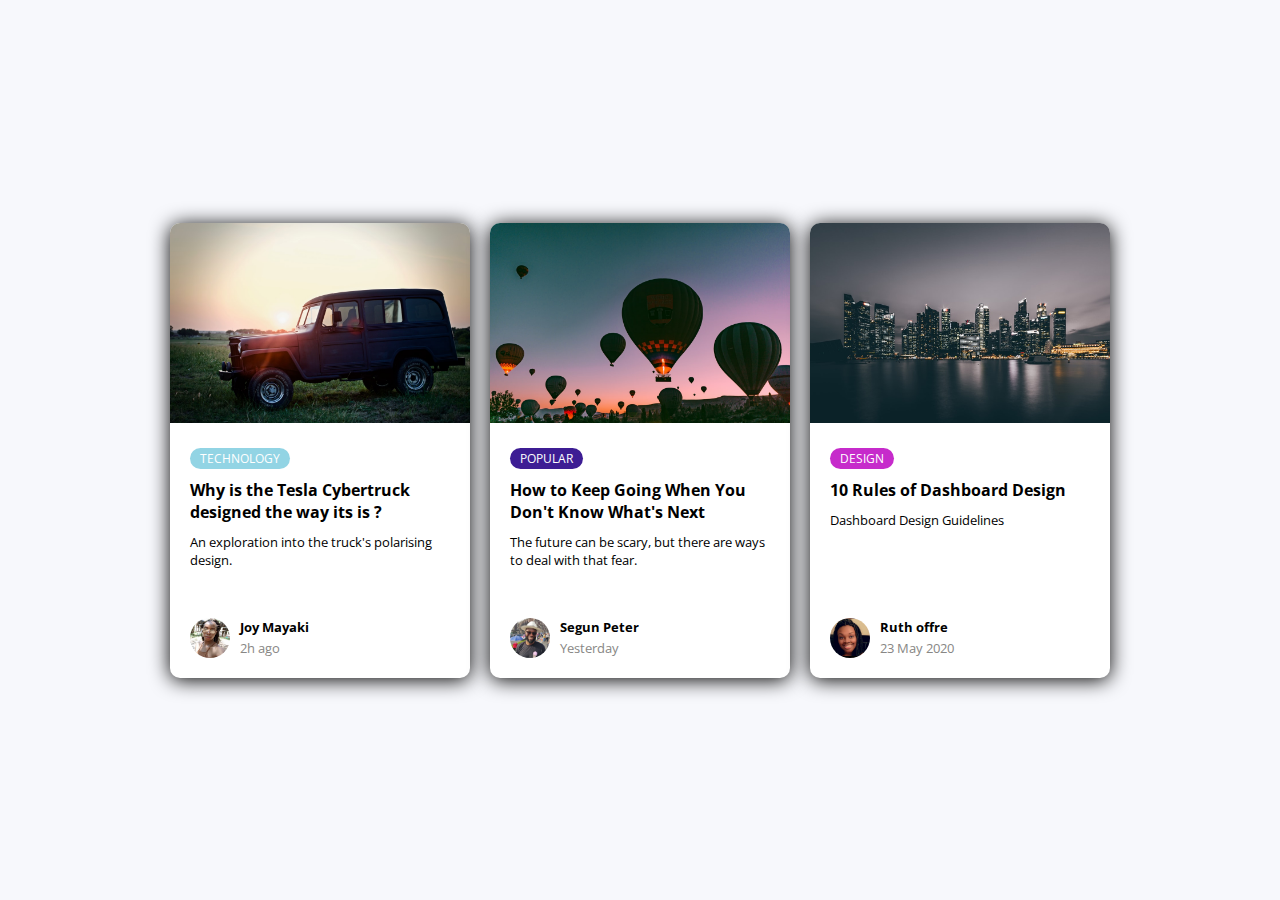
<file: blog-posts/index.html>
<!DOCTYPE html>
<html lang="en">
    <head>
        <meta charset="UTF-8">
        <meta name="viewport" content="width=device-width, initial-scale=1.0">
        <title>Blog Cards </title>
        <link rel="stylesheet" href="./style.css">
    </head>
    <body>
        <div class="container">
            <div class="card">
                <div class="card-header">
                    <img src="./images/rover.jpeg" alt="">
                </div>
                <div class="card-body">
                    <span class="tag tag-teal">Technology</span>
                    <h4>Why is the Tesla Cybertruck designed the way its is ?</h4>
                    <p>An exploration into the truck's polarising design.</p>

                <div class="user">
                    <img src="./images/user-1.jpg" alt="">
                    <div class="user-info">
                        <h5>Joy Mayaki</h5>
                        <small>2h ago</small>
                    </div>
                </div>
                </div>
            </div>
            <div class="card">
				<div class="card-header">
					<img src="./images/ballons.jpeg" alt="ballons" />
				</div>
				<div class="card-body">
					<span class="tag tag-purple">Popular</span>
					<h4>How to Keep Going When You Don't Know What's Next</h4>
					<p>
						The future can be scary, but there are ways to deal with that fear.
					</p>
					<div class="user">
						<img src="./images/user-2.jpg" alt="user 2" />
						<div class="user-info">
							<h5>Segun Peter</h5>
                            <small>Yesterday</small>
                        </div>
                    </div>
                </div>
            </div>
            <div class="card">
				<div class="card-header">
					<img src="./images/city.jpeg" alt="city" />
				</div>
				<div class="card-body">
					<span class="tag tag-pink">Design</span>
					<h4>10 Rules of Dashboard Design</h4>
					<p>Dashboard Design Guidelines</p>
					<div class="user">
						<img src="./images/user-3.jpg" alt="user 3" />
						<div class="user-info">
							<h5>Ruth offre</h5>
							<small>23 May 2020</small>
						</div>
					</div>
                </div>
            </div>        
        </div>
    </body>
</html>
</file>
<file: blog-posts/style.css>
@import url('https://fonts.googleapis.com/css?family=Open+Sans:400,600&display=swap');

* {
	box-sizing: border-box;
}

body {
	background-color: #f7f8fc;
	font-family: 'Open Sans', sans-serif;
	display: flex;
	align-items: center;
	justify-content: center;
	min-height: 100vh;
    margin: 0;
    border: 0;
}

.container {
    display: grid;
    grid-template-columns: repeat(3, 1fr);
    gap: 20px;
    width: 940px;
    margin: auto;
}

.card{
    background-color: #fff;
    border-radius: 10px;
    box-shadow: 0 2px 20px rgba(0,0,0.1);
    overflow: hidden;
    width: 300px;
}


.card-header img {
    width: 100%;
    height: 200px;
    object-fit: cover;

}

.card-body {
    display: flex;
    flex-direction: column;
    align-items: start;
    padding: 20px;
    min-height: 250px;
}

.tag {
    background: #777;
    border-radius: 50px;
    font-size: 12px;
    margin: 0;
    color: #fff;
    padding: 2px 10px;
    text-transform: uppercase;
}

.tag-teal {
    background-color: #92d4e4;
}

.tag-purple {
    background-color: #3d1d94;
}

.tag-pink {
    background-color: #c62bcb;
}

.card-body h4 {
    margin: 10px 0;
}

.card-body p {
    font-size: 13px;
    margin: 0 0 40px;
}

.user {
    display: flex;
    margin-top: auto;
}

.user img {
    width: 40px;
    height: 40px;
    border-radius: 50%;
    margin-right: 10px;
}

.user-info h5 {
    margin: 0;
}

.user-info small {
    color: #888785;
}

@media (max-width: 940px) {
    .container {
        grid-template-columns: 1fr;
        justify-items: center;
    }
}
</file>
